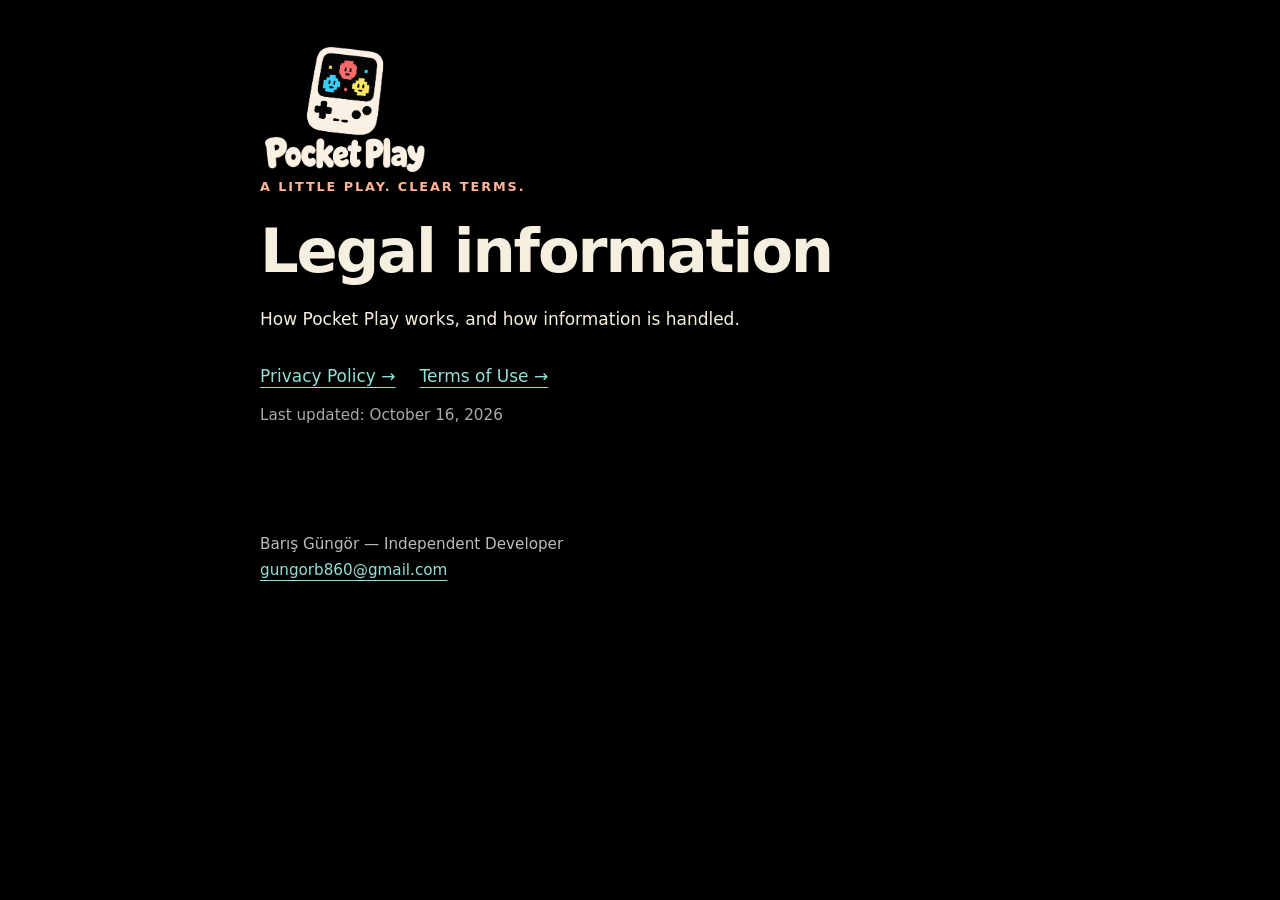
<file: index.html>
<!doctype html>
<html lang="en">
<head><meta charset="utf-8"><meta name="viewport" content="width=device-width, initial-scale=1"><meta name="color-scheme" content="dark"><title>Legal · Pocket Play</title><link rel="stylesheet" href="assets/style.css">
</head>
<body>
<main><img class="brand" src="assets/pocket-play.png" alt="Pocket Play" width="170" height="140">
<p class="eyebrow">A LITTLE PLAY. CLEAR TERMS.
</p>
<h1>Legal information
</h1>
<p>How Pocket Play works, and how information is handled.
</p>
<nav aria-label="Legal pages"><a href="privacy-policy/">Privacy Policy →</a><a href="terms-of-use/">Terms of Use →</a>
</nav>
<p class="date">Last updated: October 16, 2026
</p>
</main>
<footer>
<p>Barış Güngör — Independent Developer<br><a href="mailto:gungorb860@gmail.com">gungorb860@gmail.com</a>
</p>
</footer>
</body>
</html>
</file>
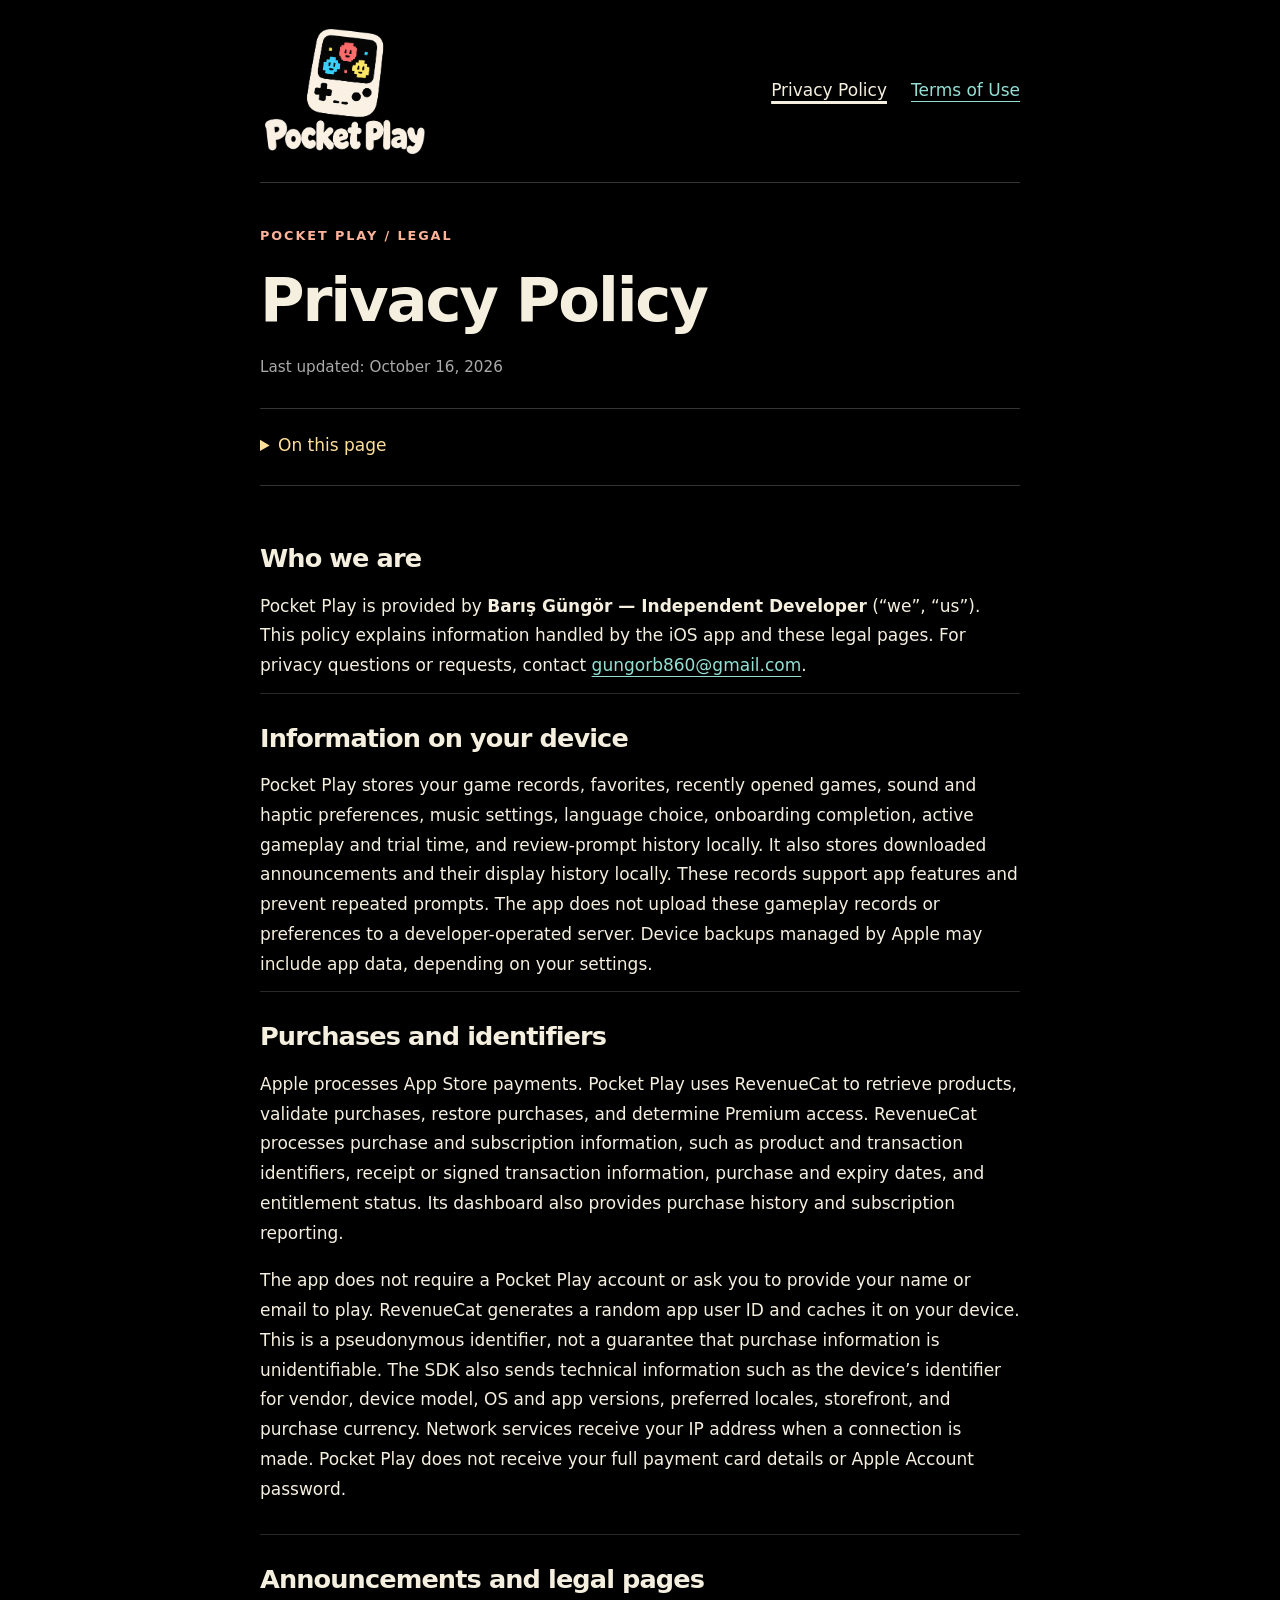
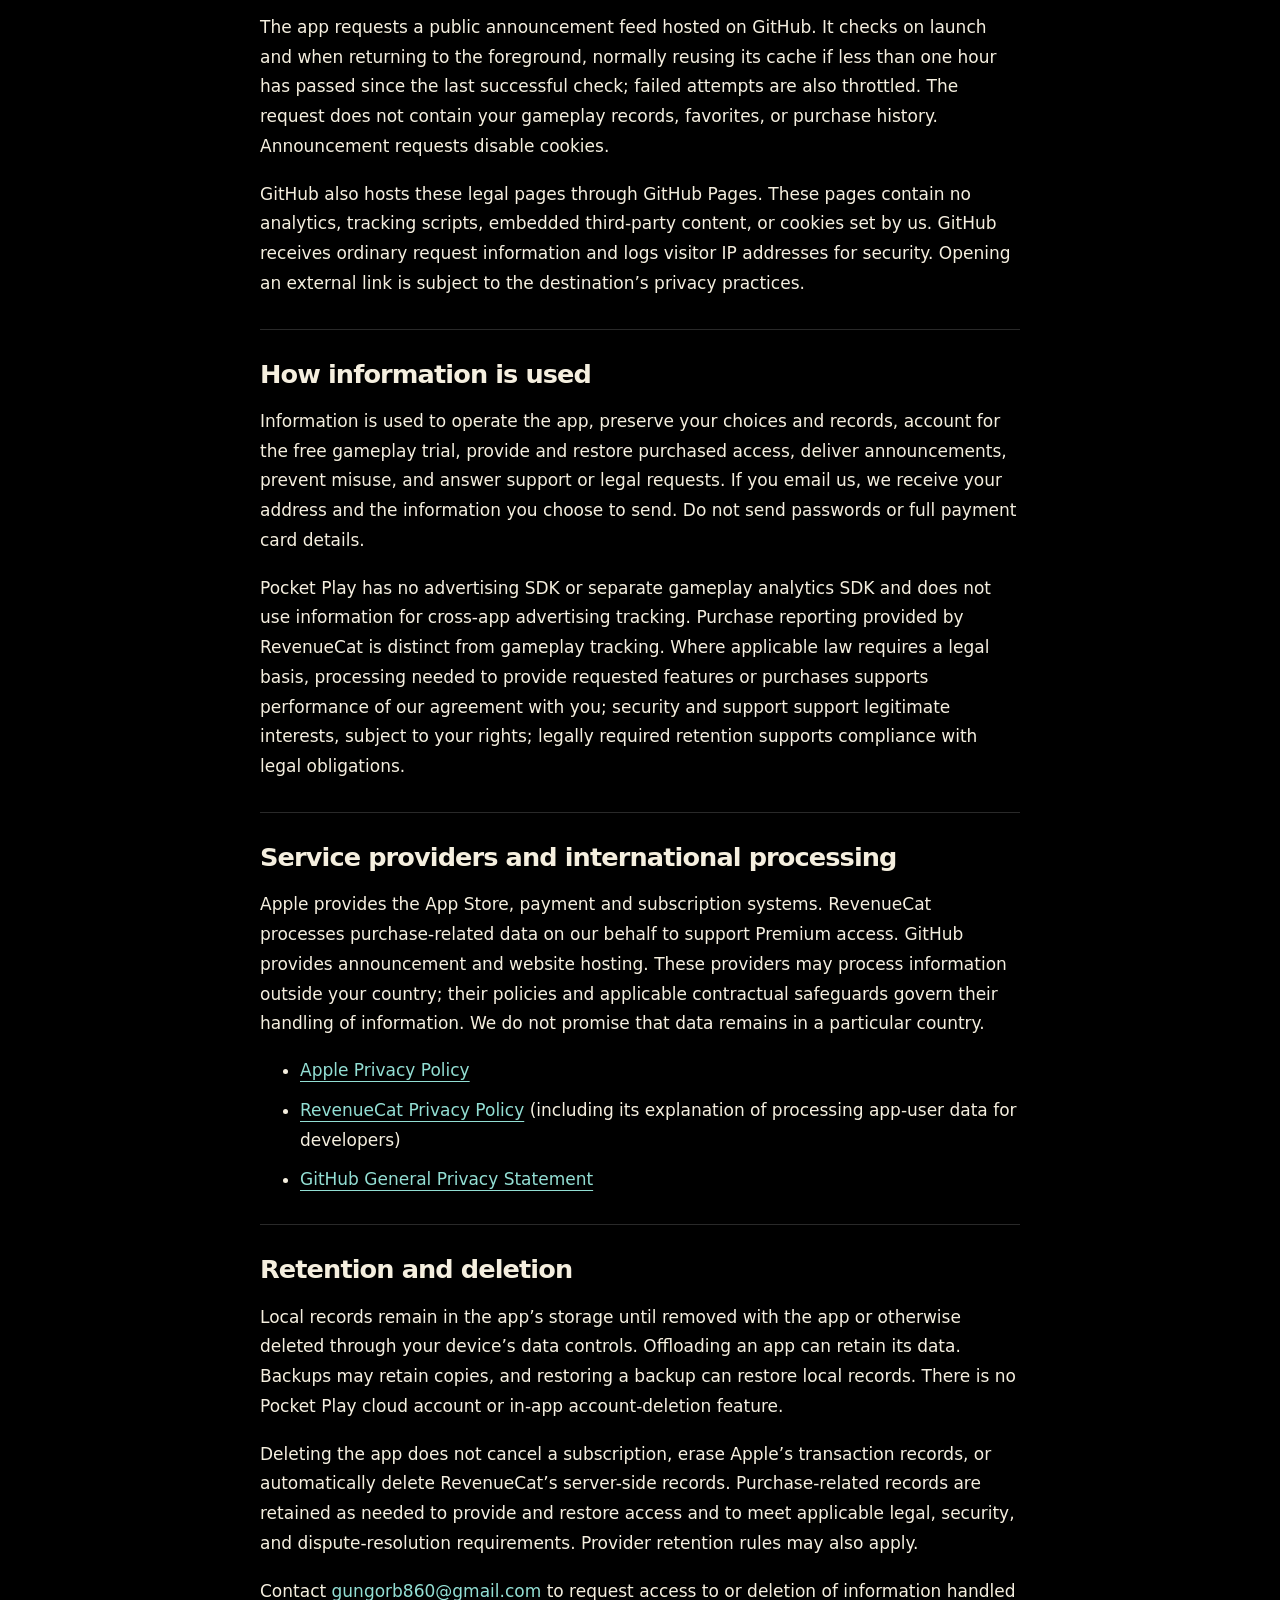
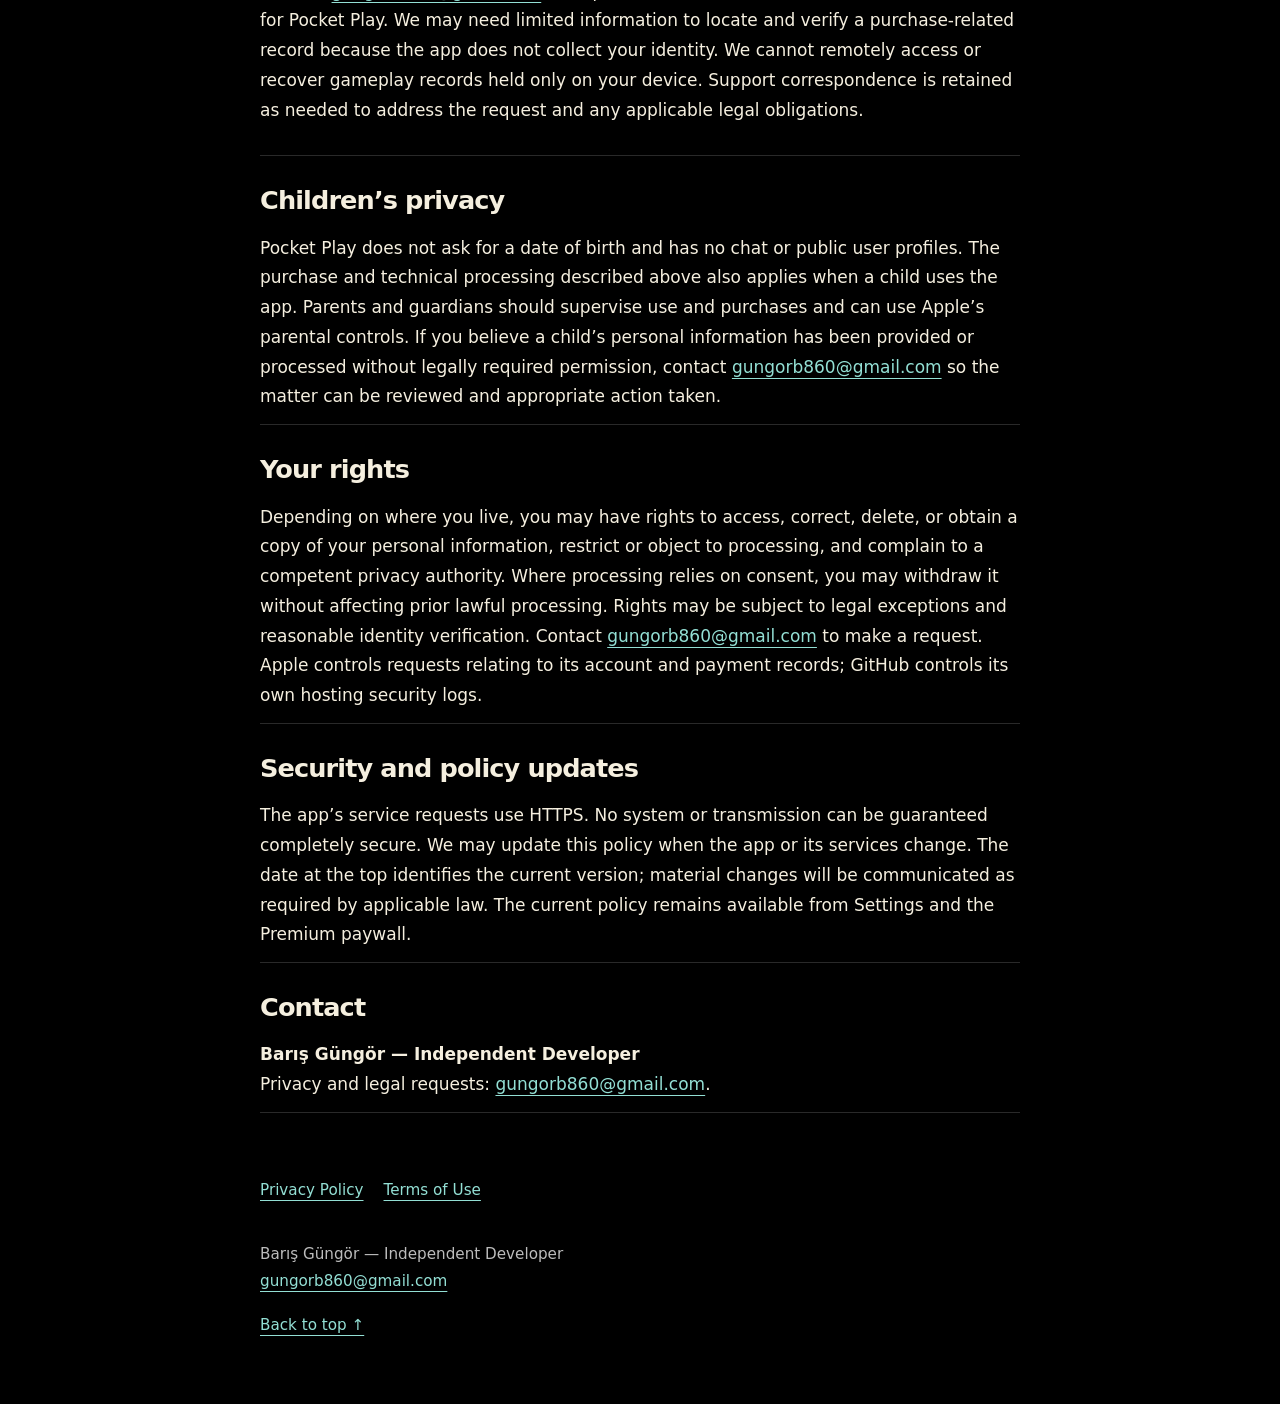
<file: privacy-policy/index.html>
<!doctype html>
<html lang="en">
<head><meta charset="utf-8"><meta name="viewport" content="width=device-width, initial-scale=1"><meta name="color-scheme" content="dark"><meta name="description" content="Privacy Policy for Pocket Play, provided by Barış Güngör — Independent Developer."><title>Privacy Policy · Pocket Play</title><link rel="stylesheet" href="../assets/style.css">
</head>
<body><a class="skip" href="#content">Skip to content</a>
<header><a href="../" aria-label="Pocket Play legal home"><img src="../assets/pocket-play.png" alt="Pocket Play" width="170" height="140"></a>
<nav aria-label="Legal pages"><a href="../privacy-policy/" aria-current="page">Privacy Policy</a><a href="../terms-of-use/">Terms of Use</a>
</nav>
</header>
<main id="content">
<p class="eyebrow">POCKET PLAY / LEGAL
</p>
<h1>Privacy Policy
</h1>
<p class="date">Last updated: <time datetime="2026-10-16">October 16, 2026</time>
</p>
<details>
<summary>On this page
</summary>
<ol>
<li><a href="#section-1">Who we are</a>
</li>
<li><a href="#section-2">Information on your device</a>
</li>
<li><a href="#section-3">Purchases and identifiers</a>
</li>
<li><a href="#section-4">Announcements and legal pages</a>
</li>
<li><a href="#section-5">How information is used</a>
</li>
<li><a href="#section-6">Service providers and international processing</a>
</li>
<li><a href="#section-7">Retention and deletion</a>
</li>
<li><a href="#section-8">Children’s privacy</a>
</li>
<li><a href="#section-9">Your rights</a>
</li>
<li><a href="#section-10">Security and policy updates</a>
</li>
<li><a href="#section-11">Contact</a>
</li>
</ol>
</details>
<section aria-labelledby="section-1">
<h2 id="section-1">Who we are
</h2>
<div class="prose">Pocket Play is provided by <strong>Barış Güngör — Independent Developer</strong> (“we”, “us”). This policy explains information handled by the iOS app and these legal pages. For privacy questions or requests, contact <a href="mailto:gungorb860@gmail.com">gungorb860@gmail.com</a>.
</div>
</section>
<section aria-labelledby="section-2">
<h2 id="section-2">Information on your device
</h2>
<div class="prose">Pocket Play stores your game records, favorites, recently opened games, sound and haptic preferences, music settings, language choice, onboarding completion, active gameplay and trial time, and review-prompt history locally. It also stores downloaded announcements and their display history locally. These records support app features and prevent repeated prompts. The app does not upload these gameplay records or preferences to a developer-operated server. Device backups managed by Apple may include app data, depending on your settings.
</div>
</section>
<section aria-labelledby="section-3">
<h2 id="section-3">Purchases and identifiers
</h2>
<div class="prose">Apple processes App Store payments. Pocket Play uses RevenueCat to retrieve products, validate purchases, restore purchases, and determine Premium access. RevenueCat processes purchase and subscription information, such as product and transaction identifiers, receipt or signed transaction information, purchase and expiry dates, and entitlement status. Its dashboard also provides purchase history and subscription reporting.
<p>The app does not require a Pocket Play account or ask you to provide your name or email to play. RevenueCat generates a random app user ID and caches it on your device. This is a pseudonymous identifier, not a guarantee that purchase information is unidentifiable. The SDK also sends technical information such as the device’s identifier for vendor, device model, OS and app versions, preferred locales, storefront, and purchase currency. Network services receive your IP address when a connection is made. Pocket Play does not receive your full payment card details or Apple Account password.
</p>
</div>
</section>
<section aria-labelledby="section-4">
<h2 id="section-4">Announcements and legal pages
</h2>
<div class="prose">The app requests a public announcement feed hosted on GitHub. It checks on launch and when returning to the foreground, normally reusing its cache if less than one hour has passed since the last successful check; failed attempts are also throttled. The request does not contain your gameplay records, favorites, or purchase history. Announcement requests disable cookies.
<p>GitHub also hosts these legal pages through GitHub Pages. These pages contain no analytics, tracking scripts, embedded third-party content, or cookies set by us. GitHub receives ordinary request information and logs visitor IP addresses for security. Opening an external link is subject to the destination’s privacy practices.
</p>
</div>
</section>
<section aria-labelledby="section-5">
<h2 id="section-5">How information is used
</h2>
<div class="prose">Information is used to operate the app, preserve your choices and records, account for the free gameplay trial, provide and restore purchased access, deliver announcements, prevent misuse, and answer support or legal requests. If you email us, we receive your address and the information you choose to send. Do not send passwords or full payment card details.
<p>Pocket Play has no advertising SDK or separate gameplay analytics SDK and does not use information for cross-app advertising tracking. Purchase reporting provided by RevenueCat is distinct from gameplay tracking. Where applicable law requires a legal basis, processing needed to provide requested features or purchases supports performance of our agreement with you; security and support support legitimate interests, subject to your rights; legally required retention supports compliance with legal obligations.
</p>
</div>
</section>
<section aria-labelledby="section-6">
<h2 id="section-6">Service providers and international processing
</h2>
<div class="prose">Apple provides the App Store, payment and subscription systems. RevenueCat processes purchase-related data on our behalf to support Premium access. GitHub provides announcement and website hosting. These providers may process information outside your country; their policies and applicable contractual safeguards govern their handling of information. We do not promise that data remains in a particular country.
<ul>
<li><a href="https://www.apple.com/legal/privacy/">Apple Privacy Policy</a>
</li>
<li><a href="https://www.revenuecat.com/privacy/">RevenueCat Privacy Policy</a> (including its explanation of processing app-user data for developers)
</li>
<li><a href="https://docs.github.com/en/site-policy/privacy-policies/github-general-privacy-statement">GitHub General Privacy Statement</a>
</li>
</ul>
</div>
</section>
<section aria-labelledby="section-7">
<h2 id="section-7">Retention and deletion
</h2>
<div class="prose">Local records remain in the app’s storage until removed with the app or otherwise deleted through your device’s data controls. Offloading an app can retain its data. Backups may retain copies, and restoring a backup can restore local records. There is no Pocket Play cloud account or in-app account-deletion feature.
<p>Deleting the app does not cancel a subscription, erase Apple’s transaction records, or automatically delete RevenueCat’s server-side records. Purchase-related records are retained as needed to provide and restore access and to meet applicable legal, security, and dispute-resolution requirements. Provider retention rules may also apply.
</p>
<p>Contact <a href="mailto:gungorb860@gmail.com">gungorb860@gmail.com</a> to request access to or deletion of information handled for Pocket Play. We may need limited information to locate and verify a purchase-related record because the app does not collect your identity. We cannot remotely access or recover gameplay records held only on your device. Support correspondence is retained as needed to address the request and any applicable legal obligations.
</p>
</div>
</section>
<section aria-labelledby="section-8">
<h2 id="section-8">Children’s privacy
</h2>
<div class="prose">Pocket Play does not ask for a date of birth and has no chat or public user profiles. The purchase and technical processing described above also applies when a child uses the app. Parents and guardians should supervise use and purchases and can use Apple’s parental controls. If you believe a child’s personal information has been provided or processed without legally required permission, contact <a href="mailto:gungorb860@gmail.com">gungorb860@gmail.com</a> so the matter can be reviewed and appropriate action taken.
</div>
</section>
<section aria-labelledby="section-9">
<h2 id="section-9">Your rights
</h2>
<div class="prose">Depending on where you live, you may have rights to access, correct, delete, or obtain a copy of your personal information, restrict or object to processing, and complain to a competent privacy authority. Where processing relies on consent, you may withdraw it without affecting prior lawful processing. Rights may be subject to legal exceptions and reasonable identity verification. Contact <a href="mailto:gungorb860@gmail.com">gungorb860@gmail.com</a> to make a request. Apple controls requests relating to its account and payment records; GitHub controls its own hosting security logs.
</div>
</section>
<section aria-labelledby="section-10">
<h2 id="section-10">Security and policy updates
</h2>
<div class="prose">The app’s service requests use HTTPS. No system or transmission can be guaranteed completely secure. We may update this policy when the app or its services change. The date at the top identifies the current version; material changes will be communicated as required by applicable law. The current policy remains available from Settings and the Premium paywall.
</div>
</section>
<section aria-labelledby="section-11">
<h2 id="section-11">Contact
</h2>
<div class="prose"><strong>Barış Güngör — Independent Developer</strong><br>Privacy and legal requests: <a href="mailto:gungorb860@gmail.com">gungorb860@gmail.com</a>.
</div>
</section>
</main>
<footer><a href="../privacy-policy/" aria-current="page">Privacy Policy</a><a href="../terms-of-use/">Terms of Use</a>
<p>Barış Güngör — Independent Developer<br><a href="mailto:gungorb860@gmail.com">gungorb860@gmail.com</a>
</p><a href="#content">Back to top ↑</a>
</footer>
</body>
</html>
</file>
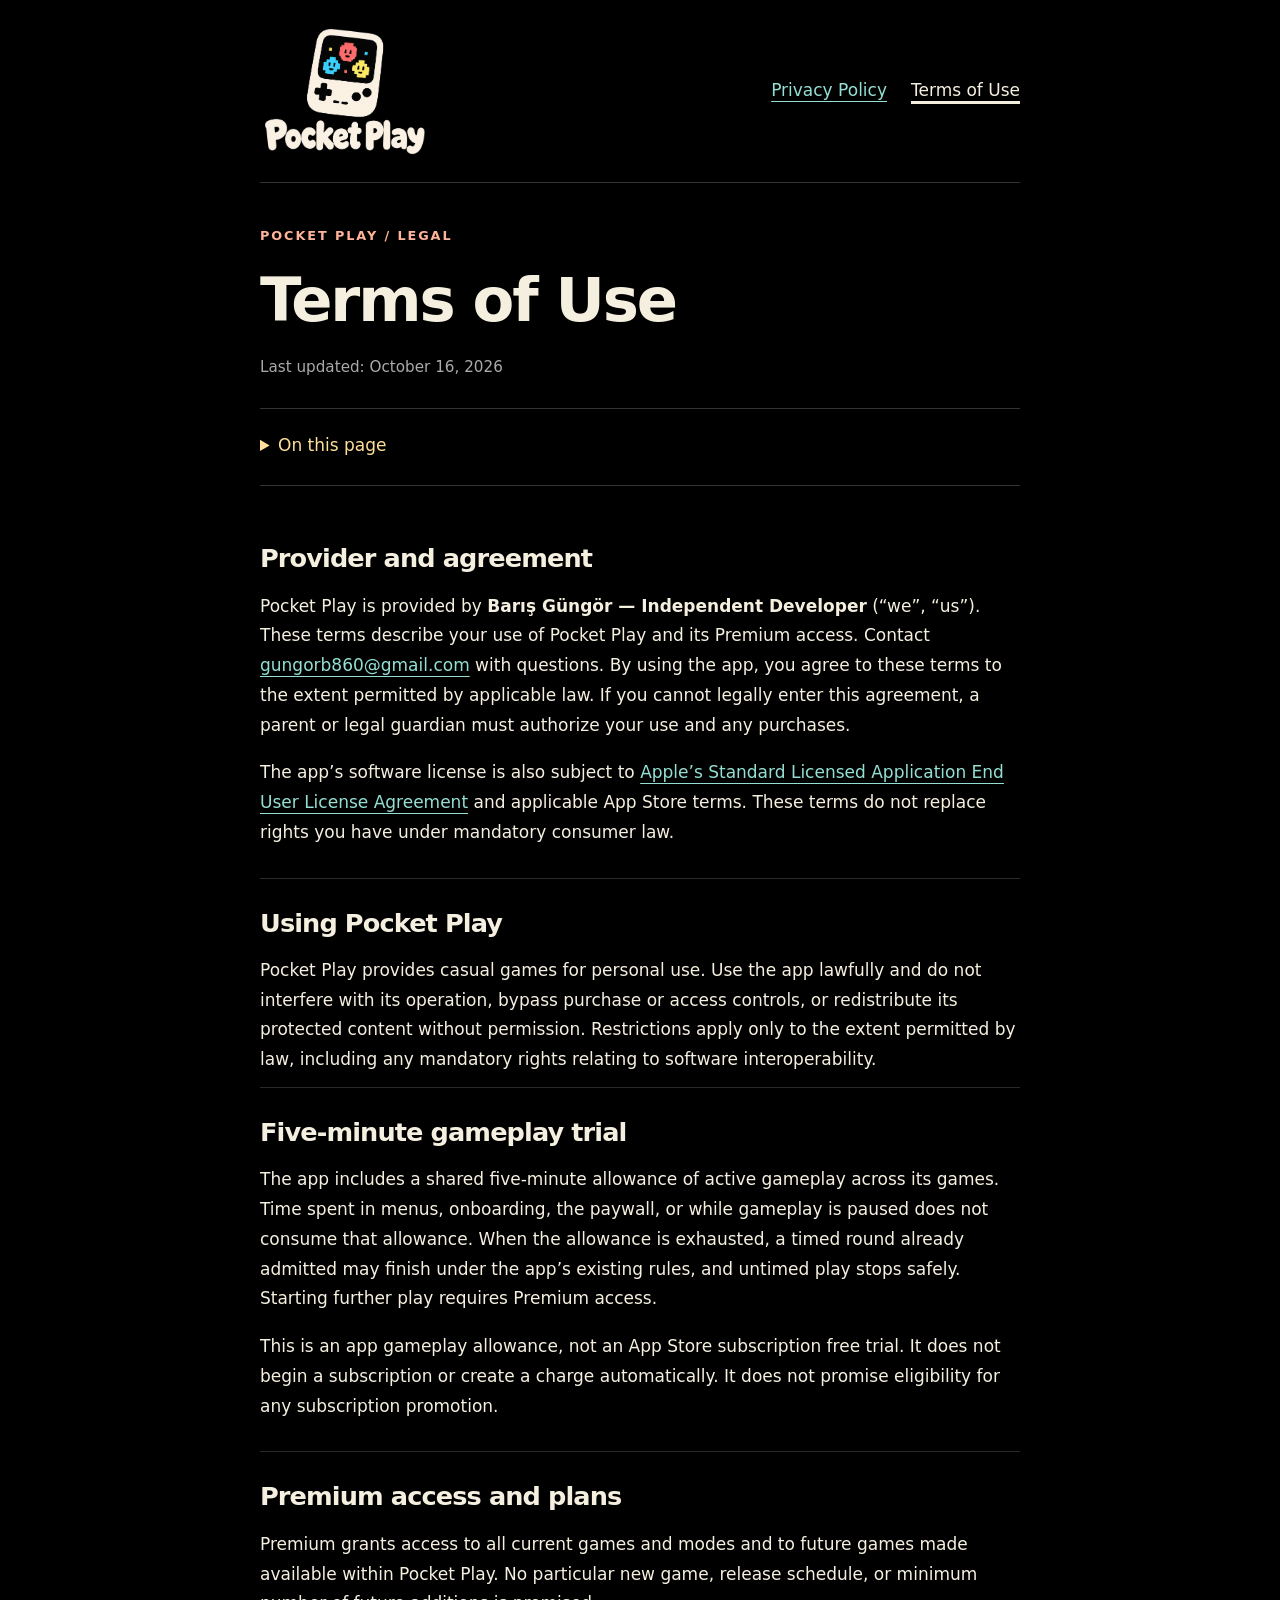
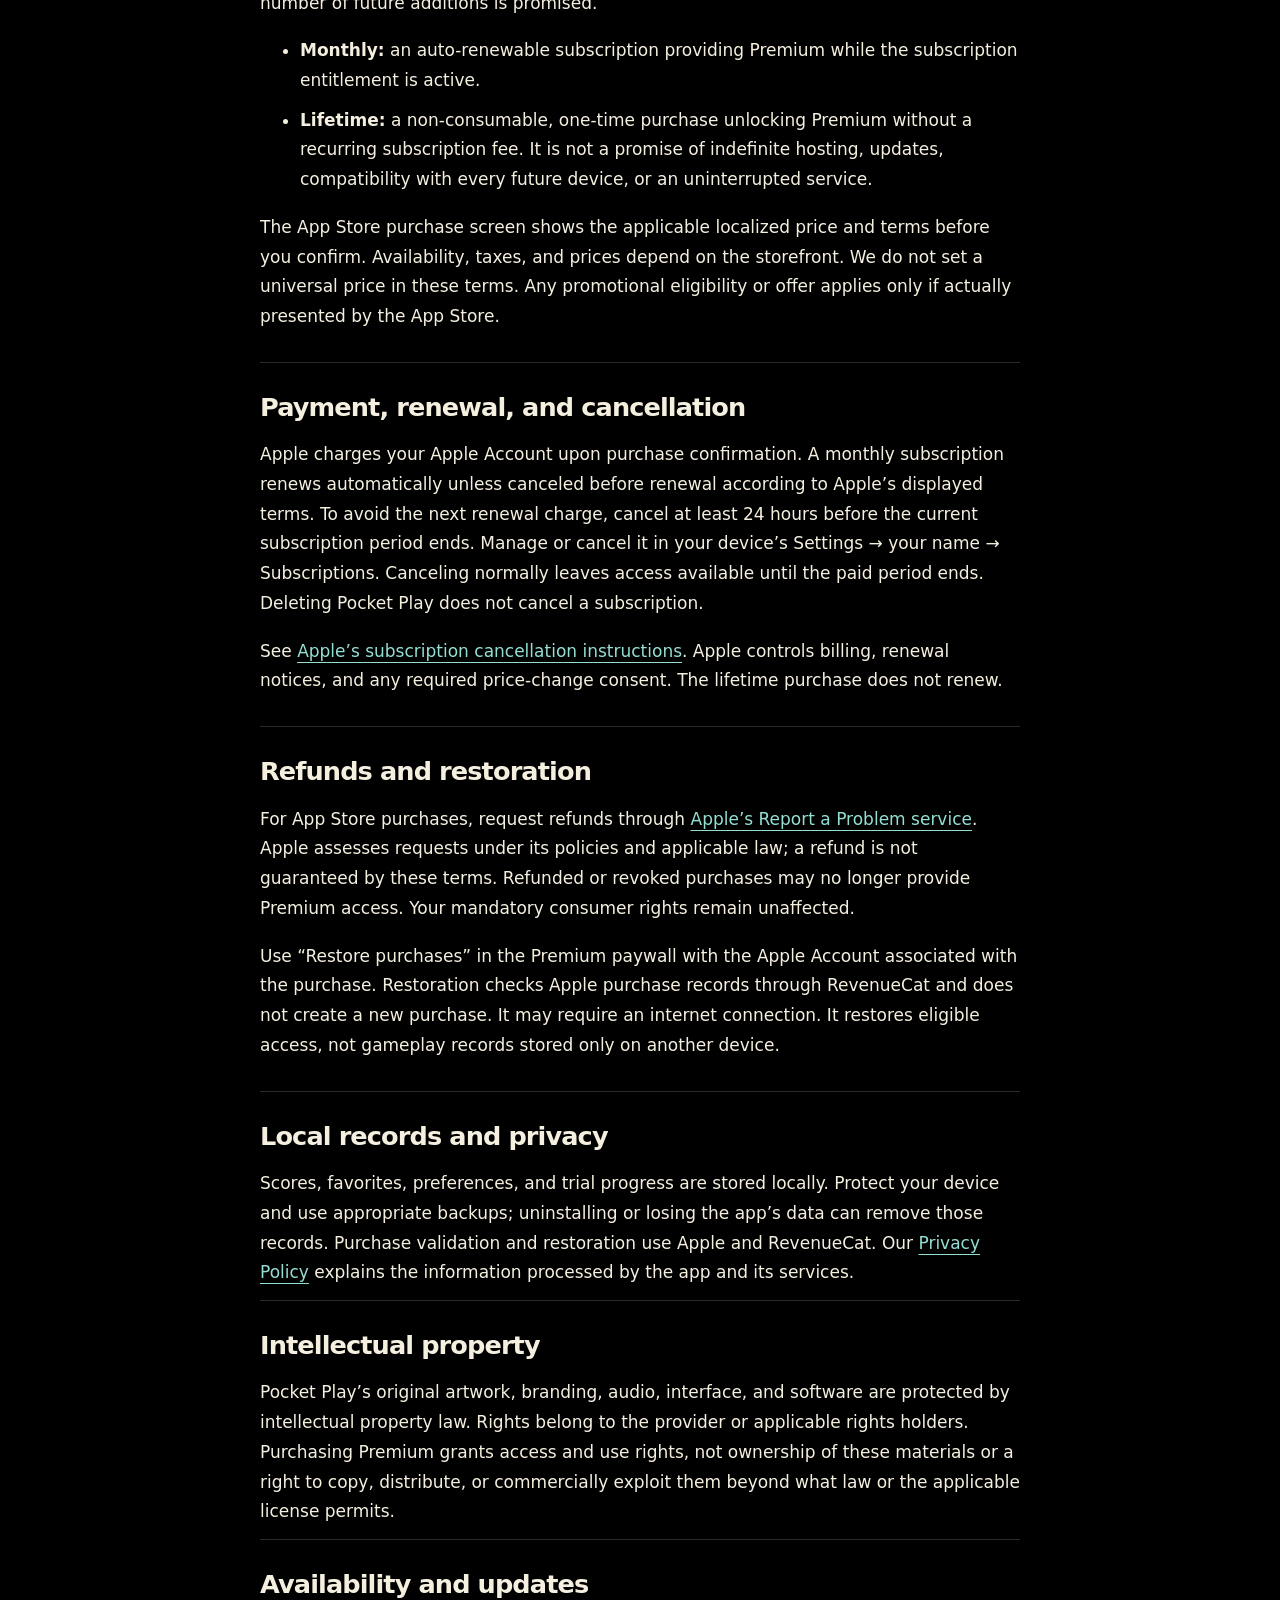
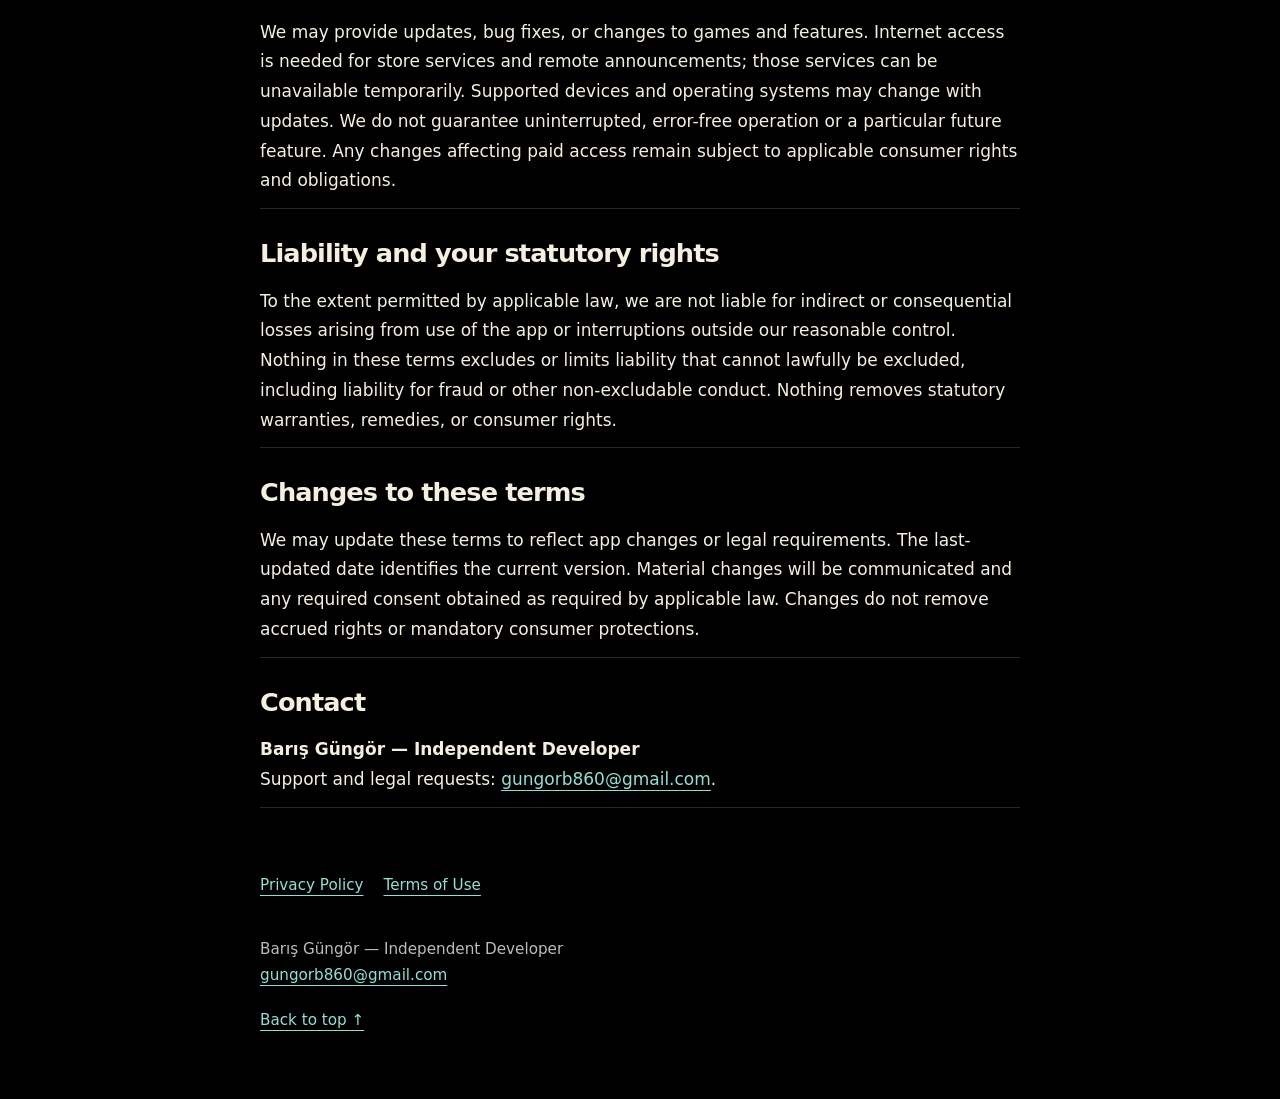
<file: terms-of-use/index.html>
<!doctype html>
<html lang="en">
<head><meta charset="utf-8"><meta name="viewport" content="width=device-width, initial-scale=1"><meta name="color-scheme" content="dark"><meta name="description" content="Terms of Use for Pocket Play, provided by Barış Güngör — Independent Developer."><title>Terms of Use · Pocket Play</title><link rel="stylesheet" href="../assets/style.css">
</head>
<body><a class="skip" href="#content">Skip to content</a>
<header><a href="../" aria-label="Pocket Play legal home"><img src="../assets/pocket-play.png" alt="Pocket Play" width="170" height="140"></a>
<nav aria-label="Legal pages"><a href="../privacy-policy/">Privacy Policy</a><a href="../terms-of-use/" aria-current="page">Terms of Use</a>
</nav>
</header>
<main id="content">
<p class="eyebrow">POCKET PLAY / LEGAL
</p>
<h1>Terms of Use
</h1>
<p class="date">Last updated: <time datetime="2026-10-16">October 16, 2026</time>
</p>
<details>
<summary>On this page
</summary>
<ol>
<li><a href="#section-1">Provider and agreement</a>
</li>
<li><a href="#section-2">Using Pocket Play</a>
</li>
<li><a href="#section-3">Five-minute gameplay trial</a>
</li>
<li><a href="#section-4">Premium access and plans</a>
</li>
<li><a href="#section-5">Payment, renewal, and cancellation</a>
</li>
<li><a href="#section-6">Refunds and restoration</a>
</li>
<li><a href="#section-7">Local records and privacy</a>
</li>
<li><a href="#section-8">Intellectual property</a>
</li>
<li><a href="#section-9">Availability and updates</a>
</li>
<li><a href="#section-10">Liability and your statutory rights</a>
</li>
<li><a href="#section-11">Changes to these terms</a>
</li>
<li><a href="#section-12">Contact</a>
</li>
</ol>
</details>
<section aria-labelledby="section-1">
<h2 id="section-1">Provider and agreement
</h2>
<div class="prose">Pocket Play is provided by <strong>Barış Güngör — Independent Developer</strong> (“we”, “us”). These terms describe your use of Pocket Play and its Premium access. Contact <a href="mailto:gungorb860@gmail.com">gungorb860@gmail.com</a> with questions. By using the app, you agree to these terms to the extent permitted by applicable law. If you cannot legally enter this agreement, a parent or legal guardian must authorize your use and any purchases.
<p>The app’s software license is also subject to <a href="https://www.apple.com/legal/internet-services/itunes/dev/stdeula/">Apple’s Standard Licensed Application End User License Agreement</a> and applicable App Store terms. These terms do not replace rights you have under mandatory consumer law.
</p>
</div>
</section>
<section aria-labelledby="section-2">
<h2 id="section-2">Using Pocket Play
</h2>
<div class="prose">Pocket Play provides casual games for personal use. Use the app lawfully and do not interfere with its operation, bypass purchase or access controls, or redistribute its protected content without permission. Restrictions apply only to the extent permitted by law, including any mandatory rights relating to software interoperability.
</div>
</section>
<section aria-labelledby="section-3">
<h2 id="section-3">Five-minute gameplay trial
</h2>
<div class="prose">The app includes a shared five-minute allowance of active gameplay across its games. Time spent in menus, onboarding, the paywall, or while gameplay is paused does not consume that allowance. When the allowance is exhausted, a timed round already admitted may finish under the app’s existing rules, and untimed play stops safely. Starting further play requires Premium access.
<p>This is an app gameplay allowance, not an App Store subscription free trial. It does not begin a subscription or create a charge automatically. It does not promise eligibility for any subscription promotion.
</p>
</div>
</section>
<section aria-labelledby="section-4">
<h2 id="section-4">Premium access and plans
</h2>
<div class="prose">Premium grants access to all current games and modes and to future games made available within Pocket Play. No particular new game, release schedule, or minimum number of future additions is promised.
<ul>
<li><strong>Monthly:</strong> an auto-renewable subscription providing Premium while the subscription entitlement is active.
</li>
<li><strong>Lifetime:</strong> a non-consumable, one-time purchase unlocking Premium without a recurring subscription fee. It is not a promise of indefinite hosting, updates, compatibility with every future device, or an uninterrupted service.
</li>
</ul>
<p>The App Store purchase screen shows the applicable localized price and terms before you confirm. Availability, taxes, and prices depend on the storefront. We do not set a universal price in these terms. Any promotional eligibility or offer applies only if actually presented by the App Store.
</p>
</div>
</section>
<section aria-labelledby="section-5">
<h2 id="section-5">Payment, renewal, and cancellation
</h2>
<div class="prose">Apple charges your Apple Account upon purchase confirmation. A monthly subscription renews automatically unless canceled before renewal according to Apple’s displayed terms. To avoid the next renewal charge, cancel at least 24 hours before the current subscription period ends. Manage or cancel it in your device’s Settings → your name → Subscriptions. Canceling normally leaves access available until the paid period ends. Deleting Pocket Play does not cancel a subscription.
<p>See <a href="https://support.apple.com/en-us/118428">Apple’s subscription cancellation instructions</a>. Apple controls billing, renewal notices, and any required price-change consent. The lifetime purchase does not renew.
</p>
</div>
</section>
<section aria-labelledby="section-6">
<h2 id="section-6">Refunds and restoration
</h2>
<div class="prose">For App Store purchases, request refunds through <a href="https://reportaproblem.apple.com/">Apple’s Report a Problem service</a>. Apple assesses requests under its policies and applicable law; a refund is not guaranteed by these terms. Refunded or revoked purchases may no longer provide Premium access. Your mandatory consumer rights remain unaffected.
<p>Use “Restore purchases” in the Premium paywall with the Apple Account associated with the purchase. Restoration checks Apple purchase records through RevenueCat and does not create a new purchase. It may require an internet connection. It restores eligible access, not gameplay records stored only on another device.
</p>
</div>
</section>
<section aria-labelledby="section-7">
<h2 id="section-7">Local records and privacy
</h2>
<div class="prose">Scores, favorites, preferences, and trial progress are stored locally. Protect your device and use appropriate backups; uninstalling or losing the app’s data can remove those records. Purchase validation and restoration use Apple and RevenueCat. Our <a href="../privacy-policy/">Privacy Policy</a> explains the information processed by the app and its services.
</div>
</section>
<section aria-labelledby="section-8">
<h2 id="section-8">Intellectual property
</h2>
<div class="prose">Pocket Play’s original artwork, branding, audio, interface, and software are protected by intellectual property law. Rights belong to the provider or applicable rights holders. Purchasing Premium grants access and use rights, not ownership of these materials or a right to copy, distribute, or commercially exploit them beyond what law or the applicable license permits.
</div>
</section>
<section aria-labelledby="section-9">
<h2 id="section-9">Availability and updates
</h2>
<div class="prose">We may provide updates, bug fixes, or changes to games and features. Internet access is needed for store services and remote announcements; those services can be unavailable temporarily. Supported devices and operating systems may change with updates. We do not guarantee uninterrupted, error-free operation or a particular future feature. Any changes affecting paid access remain subject to applicable consumer rights and obligations.
</div>
</section>
<section aria-labelledby="section-10">
<h2 id="section-10">Liability and your statutory rights
</h2>
<div class="prose">To the extent permitted by applicable law, we are not liable for indirect or consequential losses arising from use of the app or interruptions outside our reasonable control. Nothing in these terms excludes or limits liability that cannot lawfully be excluded, including liability for fraud or other non-excludable conduct. Nothing removes statutory warranties, remedies, or consumer rights.
</div>
</section>
<section aria-labelledby="section-11">
<h2 id="section-11">Changes to these terms
</h2>
<div class="prose">We may update these terms to reflect app changes or legal requirements. The last-updated date identifies the current version. Material changes will be communicated and any required consent obtained as required by applicable law. Changes do not remove accrued rights or mandatory consumer protections.
</div>
</section>
<section aria-labelledby="section-12">
<h2 id="section-12">Contact
</h2>
<div class="prose"><strong>Barış Güngör — Independent Developer</strong><br>Support and legal requests: <a href="mailto:gungorb860@gmail.com">gungorb860@gmail.com</a>.
</div>
</section>
</main>
<footer><a href="../privacy-policy/">Privacy Policy</a><a href="../terms-of-use/" aria-current="page">Terms of Use</a>
<p>Barış Güngör — Independent Developer<br><a href="mailto:gungorb860@gmail.com">gungorb860@gmail.com</a>
</p><a href="#content">Back to top ↑</a>
</footer>
</body>
</html>
</file>
<file: assets/style.css>
*{box-sizing:border-box}
html{scroll-behavior:auto;color-scheme:dark}
body{margin:0;background:#000;color:#f5efdf;font:1.0625rem/1.75 system-ui,-apple-system,BlinkMacSystemFont,"Segoe UI",sans-serif}
header,main,footer{width:min(100% - 40px,760px);margin-inline:auto}
header{display:flex;align-items:center;justify-content:space-between;gap:24px;padding:24px 0;border-bottom:1px solid #343434}
img{object-fit:contain;max-width:100%;height:auto;display:block}
header img,.brand{width:170px}
nav{display:flex;flex-wrap:wrap;gap:12px 24px}
a{color:#93dfd4;text-underline-offset:5px;overflow-wrap:anywhere}
a:hover{color:#ffe09a}
a:focus-visible,summary:focus-visible{outline:3px solid #ffb399;outline-offset:5px;border-radius:3px}
nav a{padding-block:10px}
nav [aria-current]{color:#f5efdf;text-decoration-thickness:3px}
main{padding:42px 0 36px}
h1,h2{font-family:ui-rounded,"SF Pro Rounded",system-ui,sans-serif;line-height:1.15;letter-spacing:-.035em}
h1{font-size:clamp(2.5rem,7vw,3.8rem);margin:12px 0 18px;font-weight:850}
h2{font-size:1.6rem;font-weight:750;margin:0 0 18px;scroll-margin-top:24px}
p{margin:0 0 18px}
.eyebrow{color:#ffb399;font-weight:700;font-size:.8rem;letter-spacing:.15em}
.date{color:#aaa;font-size:.95rem}
section{padding:30px 0 12px;border-bottom:1px solid #292929}
details{margin:28px 0;padding:16px 0;border-block:1px solid #343434}
summary{cursor:pointer;color:#ffe09a;min-height:44px;display:list-item;padding-top:6px}
li{margin:10px 0}
footer{padding:28px 0 48px;font-size:.95rem;color:#bcbcbc}
footer>a{display:inline-block;min-height:44px;margin-right:20px}
footer p{margin-top:20px}
.skip{position:absolute;left:12px;top:-100px;background:#000;padding:12px;z-index:1}
.skip:focus{top:12px}
@media(max-width:480px){header{align-items:flex-start;flex-direction:column;gap:6px;padding-top:16px}
header img{width:130px}
main{padding-top:28px}
h2{font-size:1.4rem}
}
@media(prefers-reduced-motion:reduce){*{scroll-behavior:auto!important}
}

.prose>p{margin-top:18px}
</file>
